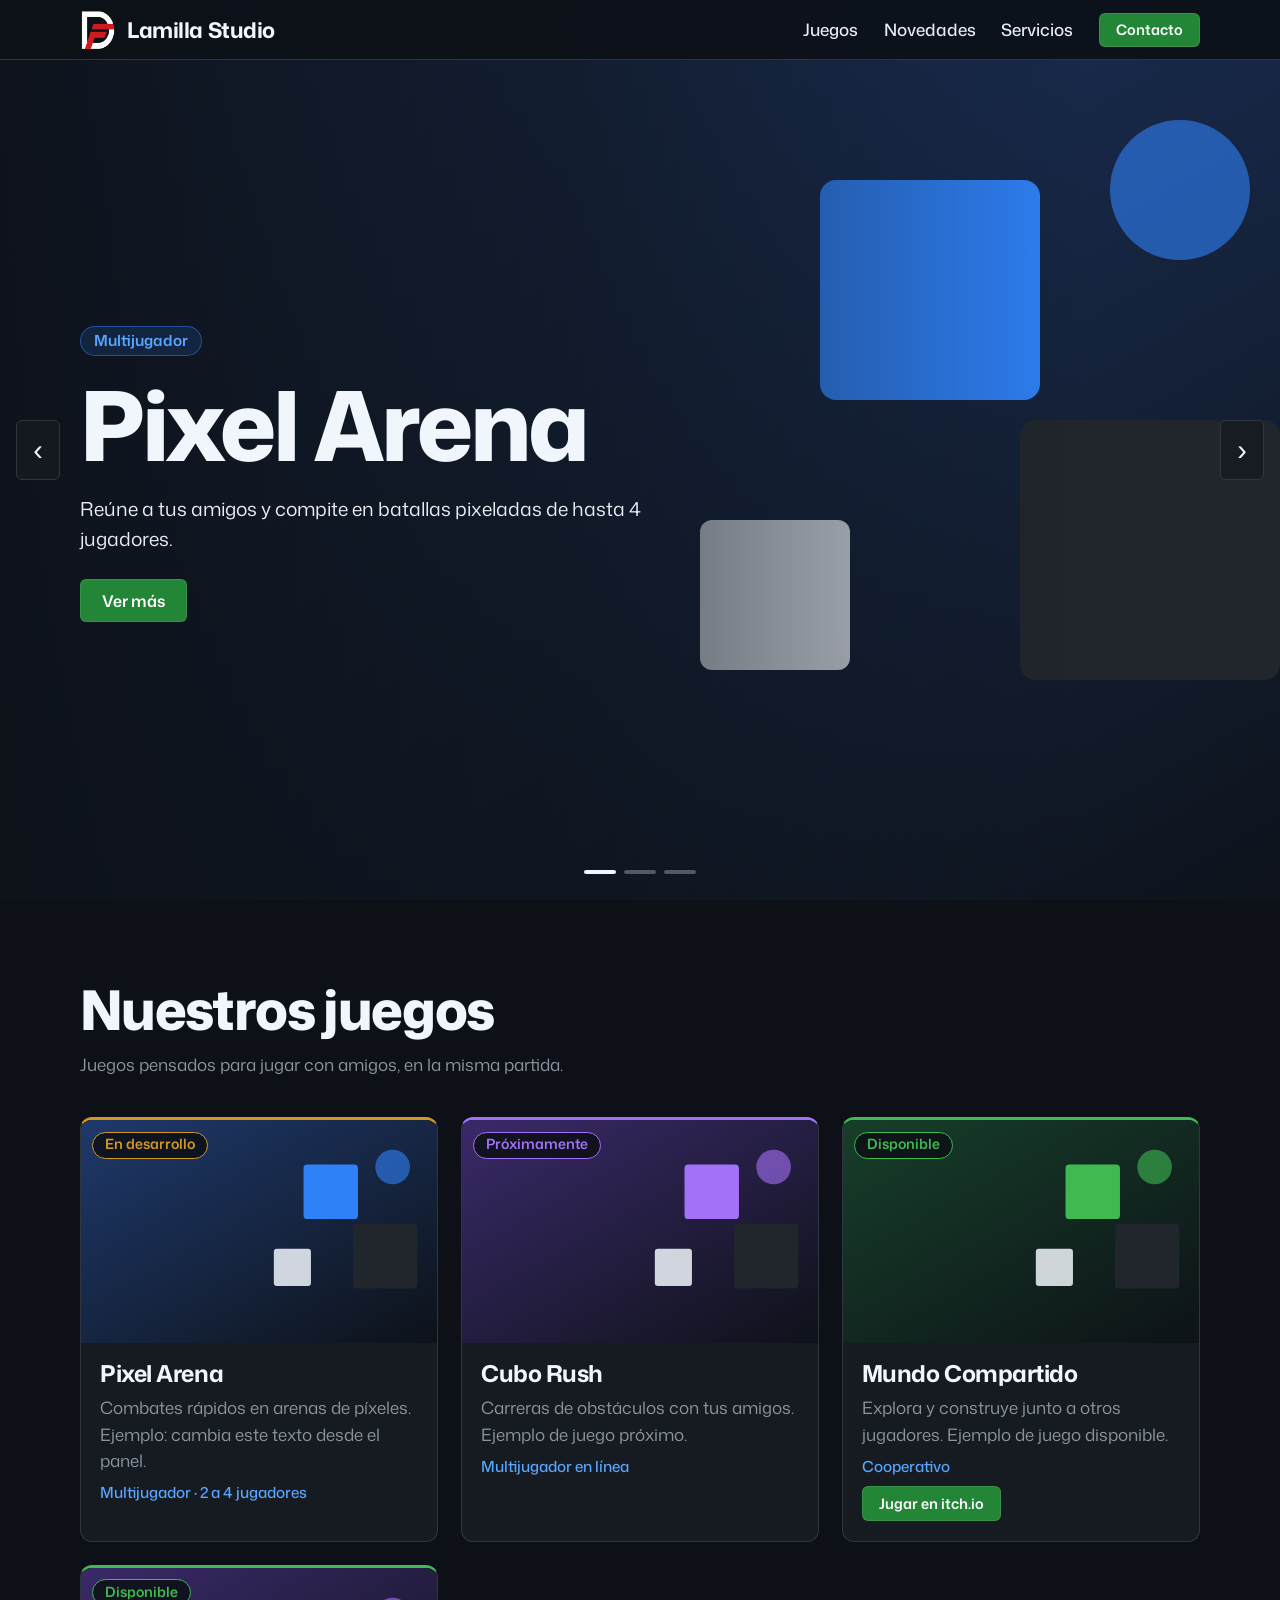
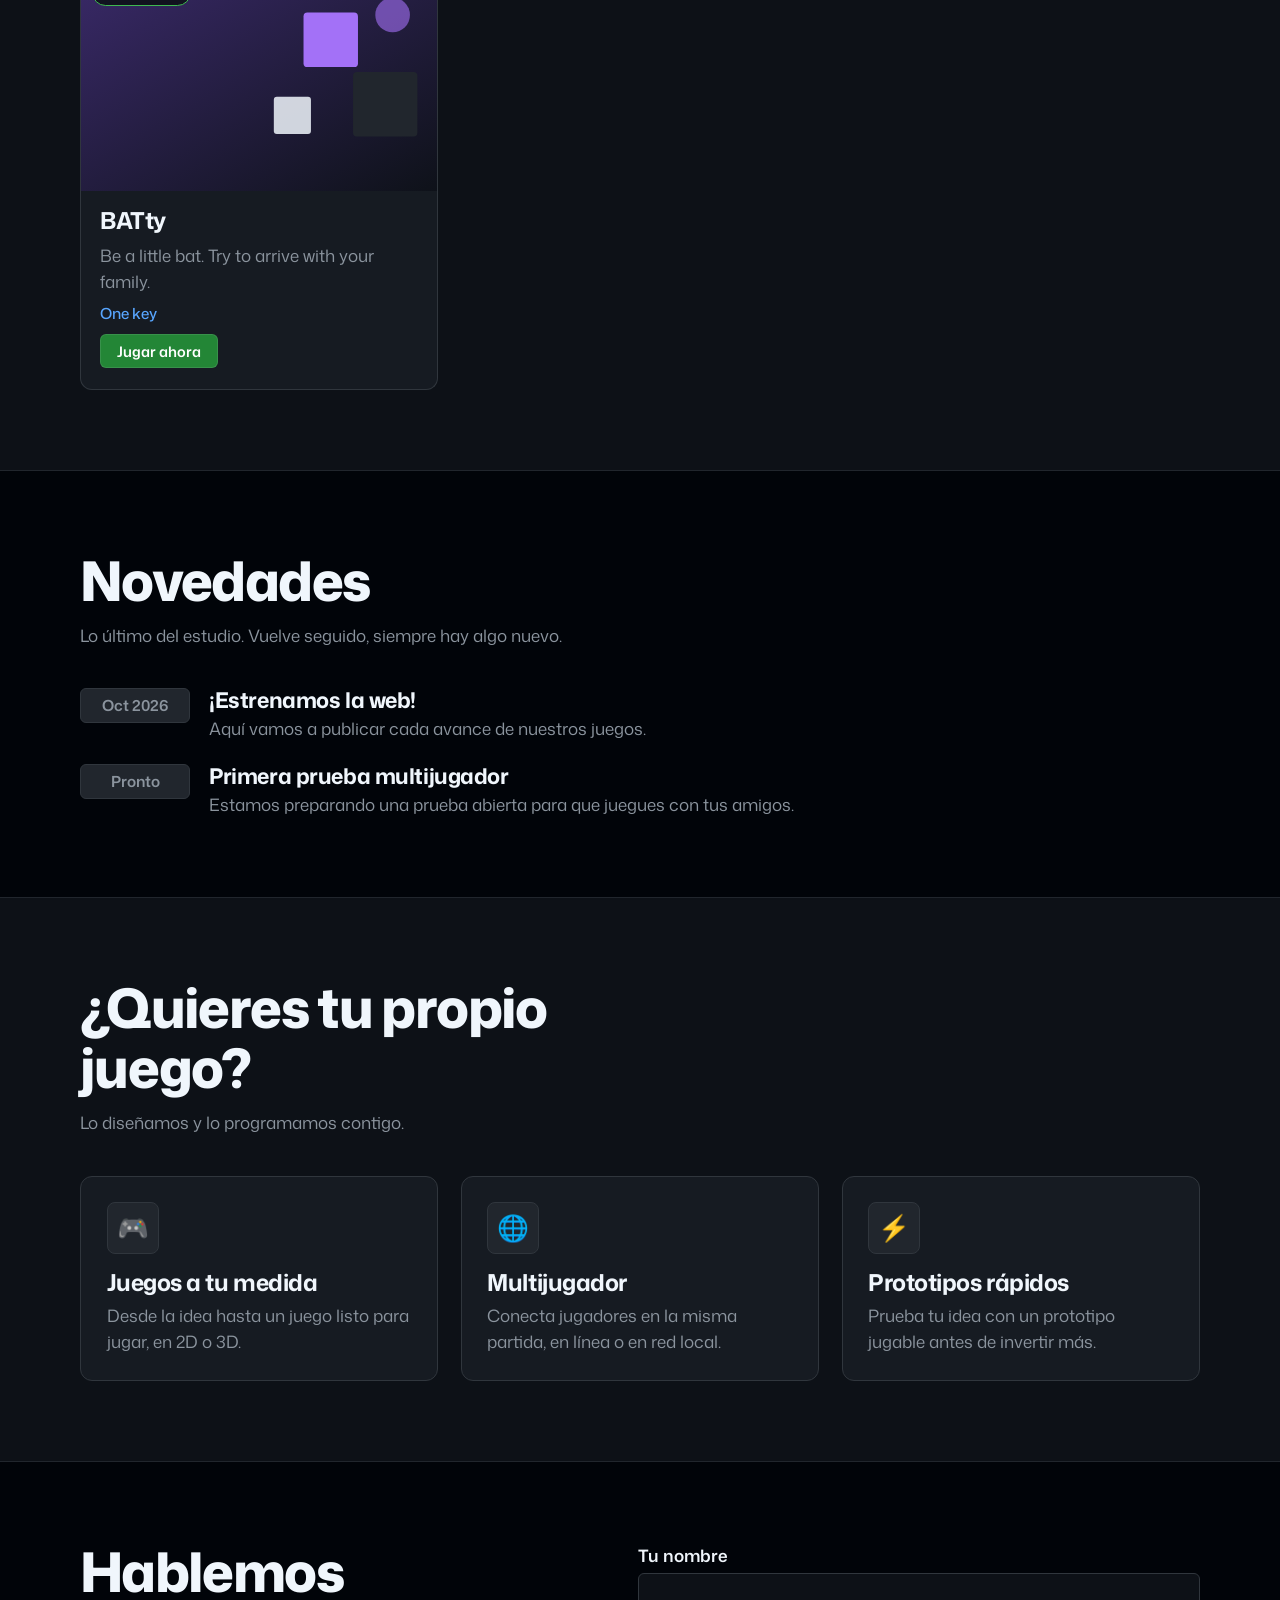
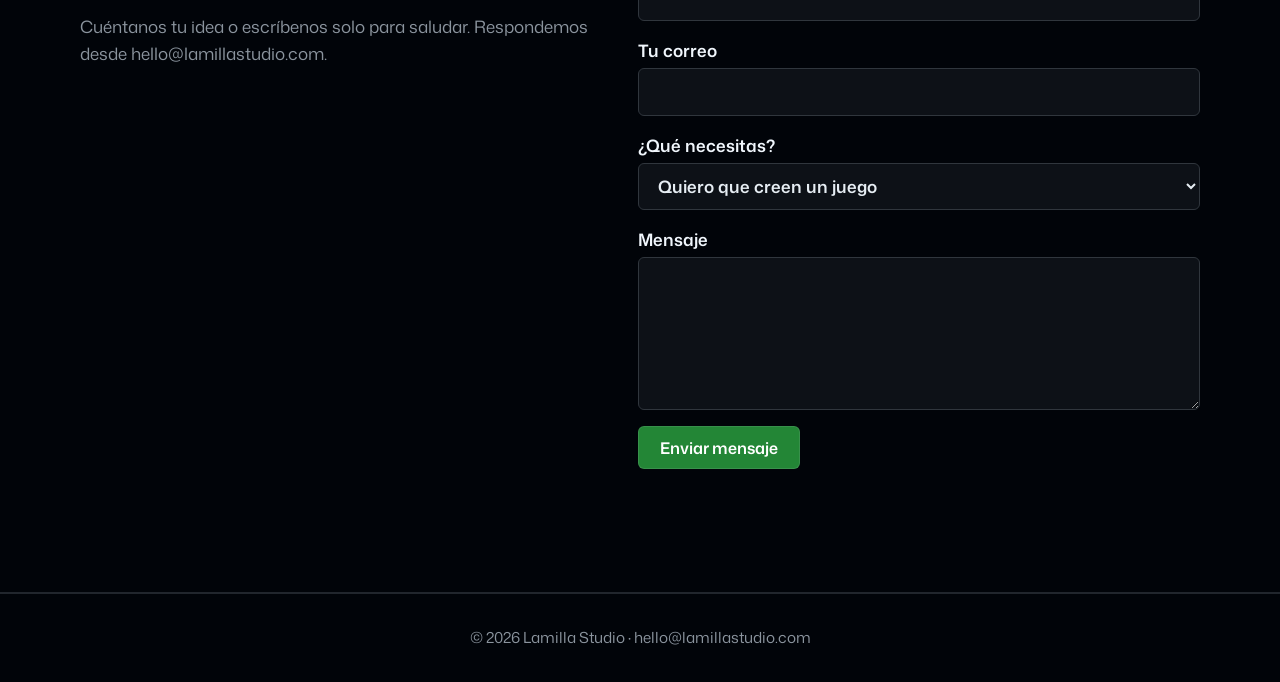
<file: index.html>
<!DOCTYPE html>
<html lang="es">
<head>
  <meta charset="UTF-8">
  <meta name="viewport" content="width=device-width, initial-scale=1">
  <title>· Lamilla Studio ·</title>
  <meta name="description" content="Lamilla Studio crea juegos multijugador y desarrolla juegos a medida.">
  <link rel="icon" href="img/favicon.png" type="image/png">
  <meta name="theme-color" content="#0d1117">
  <link rel="preconnect" href="https://fonts.googleapis.com">
  <link rel="preconnect" href="https://fonts.gstatic.com" crossorigin>
  <link href="https://fonts.googleapis.com/css2?family=Mona+Sans:wght@400;500;600;700;800&display=swap" rel="stylesheet">
  <link rel="stylesheet" href="css/base.css">
  <link rel="stylesheet" href="css/carrusel.css">
  <link rel="stylesheet" href="css/secciones.css">
  <link rel="stylesheet" href="css/responsive.css">
</head>
<body>
  <header class="nav">
    <a class="nav__logo" href="#inicio"><img src="img/logo.png" alt="" width="38" height="42"><span>Lamilla Studio</span></a>
    <button class="nav__toggle" aria-label="Abrir menú" aria-expanded="false">☰</button>
    <nav class="nav__links" id="menu">
      <a href="#juegos">Juegos</a>
      <a href="#novedades">Novedades</a>
      <a href="#servicios">Servicios</a>
      <a class="btn btn--chico" href="#contacto">Contacto</a>
    </nav>
  </header>

  <main>
    <section id="inicio" class="carrusel" aria-label="Juegos destacados">
      <div class="carrusel__pista"></div>
      <button class="carrusel__flecha carrusel__flecha--ant" aria-label="Anterior">‹</button>
      <button class="carrusel__flecha carrusel__flecha--sig" aria-label="Siguiente">›</button>
      <div class="carrusel__puntos"></div>
    </section>

    <section id="juegos" class="seccion">
      <div class="contenedor">
        <div class="seccion__cab">
          <h2>Nuestros juegos</h2>
          <p>Juegos pensados para jugar con amigos, en la misma partida.</p>
        </div>
        <div class="juegos" id="lista-juegos"></div>
      </div>
    </section>

    <section id="novedades" class="seccion seccion--profunda">
      <div class="contenedor">
        <div class="seccion__cab">
          <h2>Novedades</h2>
          <p>Lo último del estudio. Vuelve seguido, siempre hay algo nuevo.</p>
        </div>
        <div class="novedades" id="lista-novedades"></div>
      </div>
    </section>

    <section id="servicios" class="seccion">
      <div class="contenedor">
        <div class="seccion__cab">
          <h2>¿Quieres tu propio juego?</h2>
          <p>Lo diseñamos y lo programamos contigo.</p>
        </div>
        <div class="servicios">
          <article class="servicio servicio--sol"><span class="servicio__icono">🎮</span><h3>Juegos a tu medida</h3><p>Desde la idea hasta un juego listo para jugar, en 2D o 3D.</p></article>
          <article class="servicio servicio--cian"><span class="servicio__icono">🌐</span><h3>Multijugador</h3><p>Conecta jugadores en la misma partida, en línea o en red local.</p></article>
          <article class="servicio servicio--coral"><span class="servicio__icono">⚡</span><h3>Prototipos rápidos</h3><p>Prueba tu idea con un prototipo jugable antes de invertir más.</p></article>
        </div>
      </div>
    </section>

    <section id="contacto" class="seccion seccion--profunda">
      <div class="contenedor contacto">
        <div class="seccion__cab">
          <h2>Hablemos</h2>
          <p>Cuéntanos tu idea o escríbenos solo para saludar. Respondemos desde hello@lamillastudio.com.</p>
        </div>
        <form id="form-contacto" class="form">
          <label>Tu nombre<input name="nombre" required autocomplete="name"></label>
          <label>Tu correo<input name="correo" type="email" required autocomplete="email"></label>
          <label>¿Qué necesitas?
            <select name="tipo">
              <option>Quiero que creen un juego</option>
              <option>Solo quiero saludar</option>
            </select>
          </label>
          <label>Mensaje<textarea name="mensaje" rows="5" required></textarea></label>
          <input type="text" name="_gotcha" tabindex="-1" autocomplete="off" class="trampa" aria-hidden="true">
          <button class="btn" type="submit">Enviar mensaje</button>
          <p id="form-estado" role="status"></p>
        </form>
      </div>
    </section>
  </main>

  <footer class="pie">
    <p>© <span id="anio"></span> Lamilla Studio · hello@lamillastudio.com</p>
  </footer>

  <script src="js/util.js" defer></script>
  <script src="js/carrusel.js" defer></script>
  <script src="js/juegos.js" defer></script>
  <script src="js/contacto.js" defer></script>
  <script src="js/main.js" defer></script>
</body>
</html>
</file>
<file: css/base.css>
/* Paleta y tipografía basadas en GitHub (Primer, modo oscuro + Mona Sans) */
:root{
  --canvas:#0d1117; --subtle:#161b22; --inset:#010409; --elevado:#21262d;
  --borde:#30363d; --borde-suave:#21262d;
  --fuerte:#f0f6fc; --texto:#e6edf3; --apagado:#8b949e;
  --azul:#2f81f7; --azul-link:#58a6ff;
  --boton:#238636; --boton-hover:#2ea043;
  --verde:#3fb950; --ambar:#d29922; --morado:#a371f7;
  --radio:12px;
  --fuente:"Mona Sans",-apple-system,BlinkMacSystemFont,"Segoe UI","Noto Sans",Helvetica,Arial,sans-serif;
}
*{box-sizing:border-box;margin:0}
html{scroll-behavior:smooth;scroll-padding-top:72px}
body{background:var(--canvas);color:var(--texto);font:400 1.0625rem/1.55 var(--fuente)}
img{max-width:100%;display:block}
a{color:inherit}
:focus-visible{outline:2px solid var(--azul);outline-offset:3px}
h1,h2,h3{font-family:var(--fuente);font-weight:700;line-height:1.1;letter-spacing:-.02em;color:var(--fuerte)}
.contenedor{width:min(1120px,92%);margin-inline:auto}

.btn{display:inline-block;padding:.6rem 1.3rem;border:1px solid rgba(240,246,252,.1);border-radius:6px;background:var(--boton);color:#fff;font:600 1rem var(--fuente);text-decoration:none;cursor:pointer;transition:background .15s}
.btn:hover{background:var(--boton-hover)}
.btn:disabled{opacity:.6;cursor:wait}
.btn--chico{padding:.35rem 1rem;font-size:.9rem}

.nav{position:fixed;inset:0 0 auto 0;z-index:20;display:flex;align-items:center;justify-content:space-between;padding:.6rem max(4%,calc((100% - 1120px)/2));background:rgba(13,17,23,.92);backdrop-filter:blur(8px);border-bottom:1px solid var(--borde)}
.nav__logo{display:flex;align-items:center;gap:.7rem;font:700 1.35rem var(--fuente);letter-spacing:-.02em;color:var(--fuerte);text-decoration:none}
.nav__logo img{height:40px;width:auto}
.nav__links{display:flex;align-items:center;gap:1.6rem;font-weight:500}
.nav__links a:not(.btn){text-decoration:none}
.nav__links a:not(.btn):hover{opacity:.7}
.nav__toggle{display:none;background:none;border:0;color:var(--fuerte);font-size:1.8rem;cursor:pointer}

.pie{padding:2rem 4%;text-align:center;background:var(--inset);border-top:1px solid var(--borde-suave);color:var(--apagado);font-size:.95rem}
</file>
<file: css/carrusel.css>
.carrusel{position:relative;height:100svh;min-height:560px;overflow:hidden;background:var(--inset)}
.carrusel__pista{display:flex;height:100%;transition:transform .7s cubic-bezier(.65,0,.35,1)}
.slide{flex:0 0 100%;position:relative;display:flex;align-items:center;padding-inline:max(4%,calc((100% - 1120px)/2));background:var(--inset) center/cover no-repeat}
.slide::before{content:"";position:absolute;inset:0;background:linear-gradient(90deg,rgba(13,17,23,.94) 0%,rgba(13,17,23,.6) 45%,transparent 85%)}
.slide__texto{position:relative;max-width:580px;padding-top:3rem}
.slide__etiqueta{display:inline-block;margin-bottom:1rem;padding:.15rem .8rem;border:1px solid rgba(47,129,247,.5);border-radius:2em;background:rgba(47,129,247,.15);color:var(--azul-link);font-size:.95rem;font-weight:600}
.slide h2{margin-bottom:1rem;font-size:clamp(3rem,8.5vw,6rem);font-weight:800;letter-spacing:-.035em}
.slide p{margin-bottom:1.6rem;font-size:1.2rem;color:var(--texto)}

.carrusel__flecha{position:absolute;top:50%;translate:0 -50%;z-index:2;width:44px;height:60px;border:1px solid var(--borde);border-radius:6px;background:rgba(22,27,34,.85);color:var(--fuerte);font-size:1.8rem;line-height:1;cursor:pointer;transition:border-color .15s}
.carrusel__flecha:hover{border-color:var(--apagado)}
.carrusel__flecha--ant{left:1rem}
.carrusel__flecha--sig{right:1rem}
.carrusel__puntos{position:absolute;bottom:1.6rem;left:50%;translate:-50% 0;z-index:2;display:flex;gap:.5rem}
.punto{width:32px;height:4px;padding:0;border:0;border-radius:2px;background:rgba(240,246,252,.3);cursor:pointer}
.punto[aria-current="true"]{background:var(--fuerte)}

@media (prefers-reduced-motion:reduce){.carrusel__pista{transition:none}html{scroll-behavior:auto}}
</file>
<file: css/secciones.css>
.seccion{padding:5rem 0}
.seccion--profunda{background:var(--inset);border-block:1px solid var(--borde-suave)}
.seccion__cab{max-width:640px;margin-bottom:2.5rem}
.seccion__cab h2{font-size:clamp(2.2rem,5vw,3.4rem);font-weight:800;letter-spacing:-.03em}
.seccion__cab p{margin-top:.7rem;color:var(--apagado)}

/* Juegos: el color de la franja superior y de la etiqueta indica el estado */
.juegos{display:grid;grid-template-columns:repeat(auto-fill,minmax(270px,1fr));gap:1.4rem}
.juego{--color:var(--verde);display:flex;flex-direction:column;overflow:hidden;border:1px solid var(--borde);border-top:3px solid var(--color);border-radius:var(--radio);background:var(--subtle);transition:border-color .15s}
.juego:hover{border-color:var(--apagado);border-top-color:var(--color)}
.juego[data-estado="en-desarrollo"]{--color:var(--ambar)}
.juego[data-estado="proximamente"]{--color:var(--morado)}
.juego__img{position:relative;aspect-ratio:16/10;background:var(--canvas) center/cover no-repeat}
.juego__estado{position:absolute;top:.7rem;left:.7rem;padding:.1rem .75rem;border:1px solid var(--color);border-radius:2em;background:rgba(13,17,23,.88);color:var(--color);font-size:.88rem;font-weight:600}
.juego__cuerpo{display:flex;flex:1;flex-direction:column;gap:.5rem;padding:1.1rem 1.2rem 1.3rem}
.juego__cuerpo h3{font-size:1.45rem}
.juego__cuerpo p{color:var(--apagado)}
.juego__cuerpo .juego__modo{color:var(--azul-link);font-size:.95rem;font-weight:500}
.juego__cuerpo .btn{align-self:flex-start;margin-top:auto}

/* Novedades */
.novedades{display:grid;gap:1.4rem;max-width:760px}
.novedad{display:grid;grid-template-columns:110px 1fr;gap:1.2rem;align-items:start}
.novedad__fecha{padding:.3rem .6rem;border:1px solid var(--borde);border-radius:6px;background:var(--elevado);color:var(--apagado);font-size:.95rem;font-weight:600;text-align:center}
.novedad h3{font-size:1.35rem;margin-bottom:.2rem}
.novedad p{color:var(--apagado)}

/* Servicios */
.servicios{display:grid;grid-template-columns:repeat(auto-fit,minmax(250px,1fr));gap:1.4rem}
.servicio{padding:1.6rem;border:1px solid var(--borde);border-radius:var(--radio);background:var(--subtle)}
.servicio__icono{display:grid;place-items:center;width:52px;height:52px;margin-bottom:1rem;border:1px solid var(--borde);border-radius:8px;background:var(--elevado);font-size:1.6rem}
.servicio h3{margin-bottom:.4rem;font-size:1.45rem}
.servicio p{color:var(--apagado)}

/* Contacto */
.contacto{display:grid;grid-template-columns:1fr 1.1fr;gap:3rem;align-items:start}
.form{display:grid;gap:1rem}
.form label{display:grid;gap:.3rem;font-weight:600;color:var(--fuerte)}
.form input,.form select,.form textarea{width:100%;padding:.6rem .9rem;border:1px solid var(--borde);border-radius:6px;background:var(--canvas);color:var(--texto);font:inherit}
.form input:focus,.form select:focus,.form textarea:focus{border-color:var(--azul);box-shadow:0 0 0 3px rgba(47,129,247,.3);outline:0}
.form .btn{justify-self:start}
.trampa{position:absolute;left:-9999px}
#form-estado{min-height:1.6em;font-weight:600;color:var(--verde)}
</file>
<file: css/responsive.css>
@media (max-width:860px){
  .contacto{grid-template-columns:1fr;gap:1.5rem}
}
@media (max-width:760px){
  .nav__toggle{display:block}
  .nav__links{position:absolute;top:100%;left:0;right:0;flex-direction:column;align-items:flex-start;gap:1rem;padding:1.2rem 4%;background:var(--subtle);display:none}
  .nav__links.abierto{display:flex}
  .carrusel__flecha{display:none}
  .slide::before{background:linear-gradient(0deg,rgba(13,17,23,.95) 0%,rgba(13,17,23,.5) 70%,rgba(13,17,23,.3) 100%)}
  .slide{align-items:flex-end;padding-bottom:5rem}
  .seccion{padding:3.5rem 0}
}
</file>
